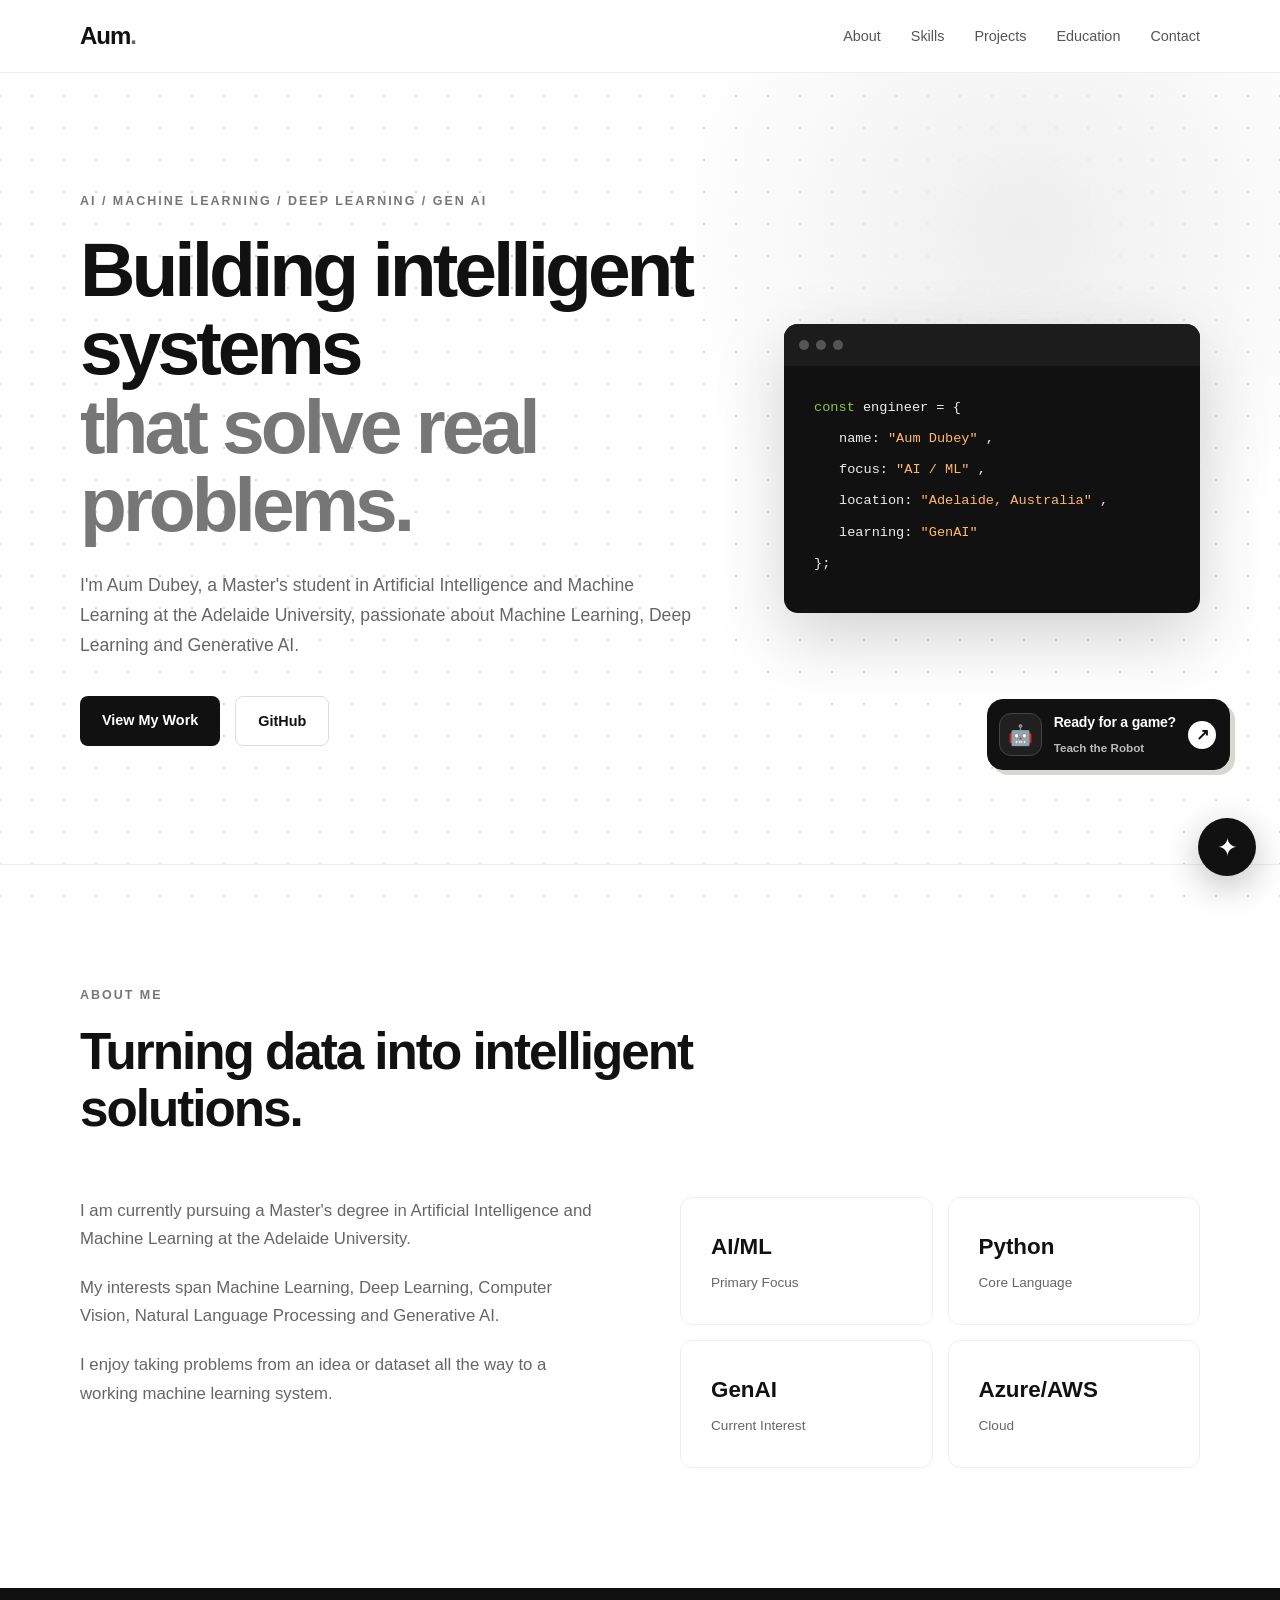
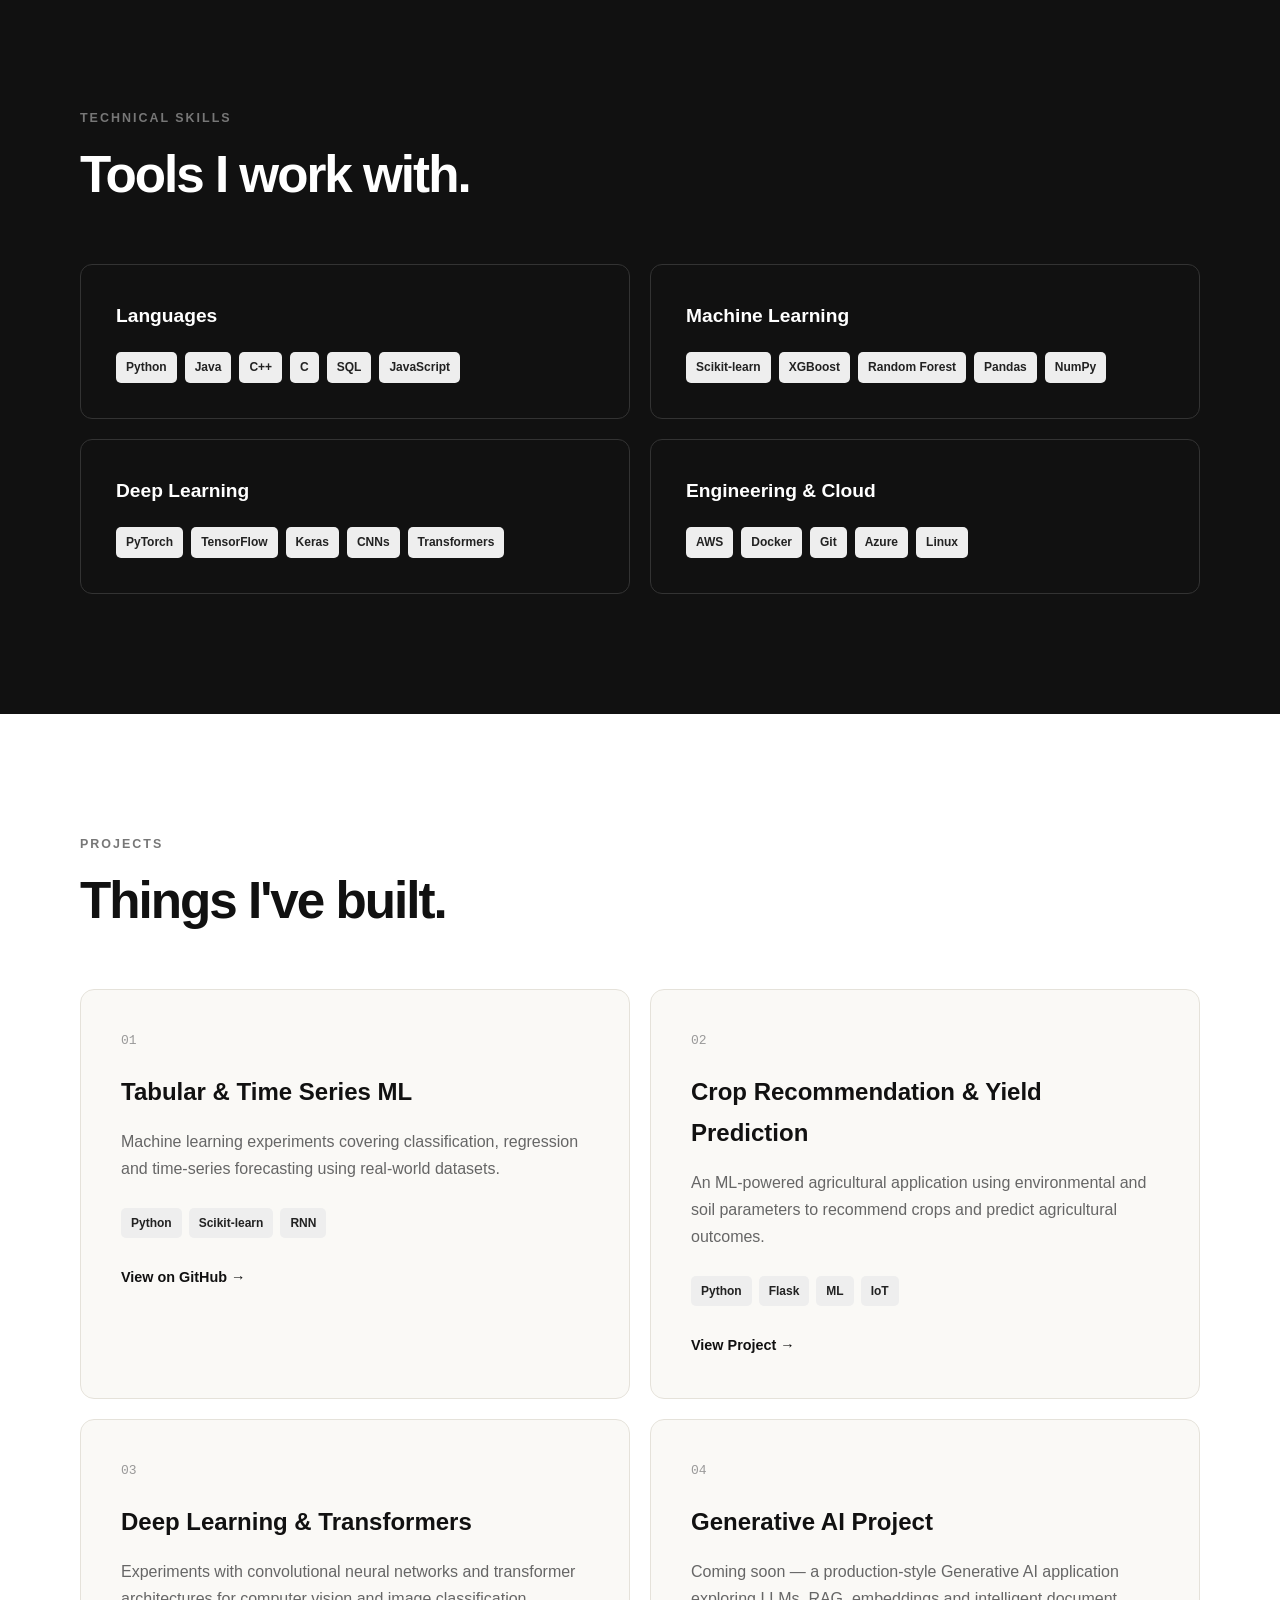
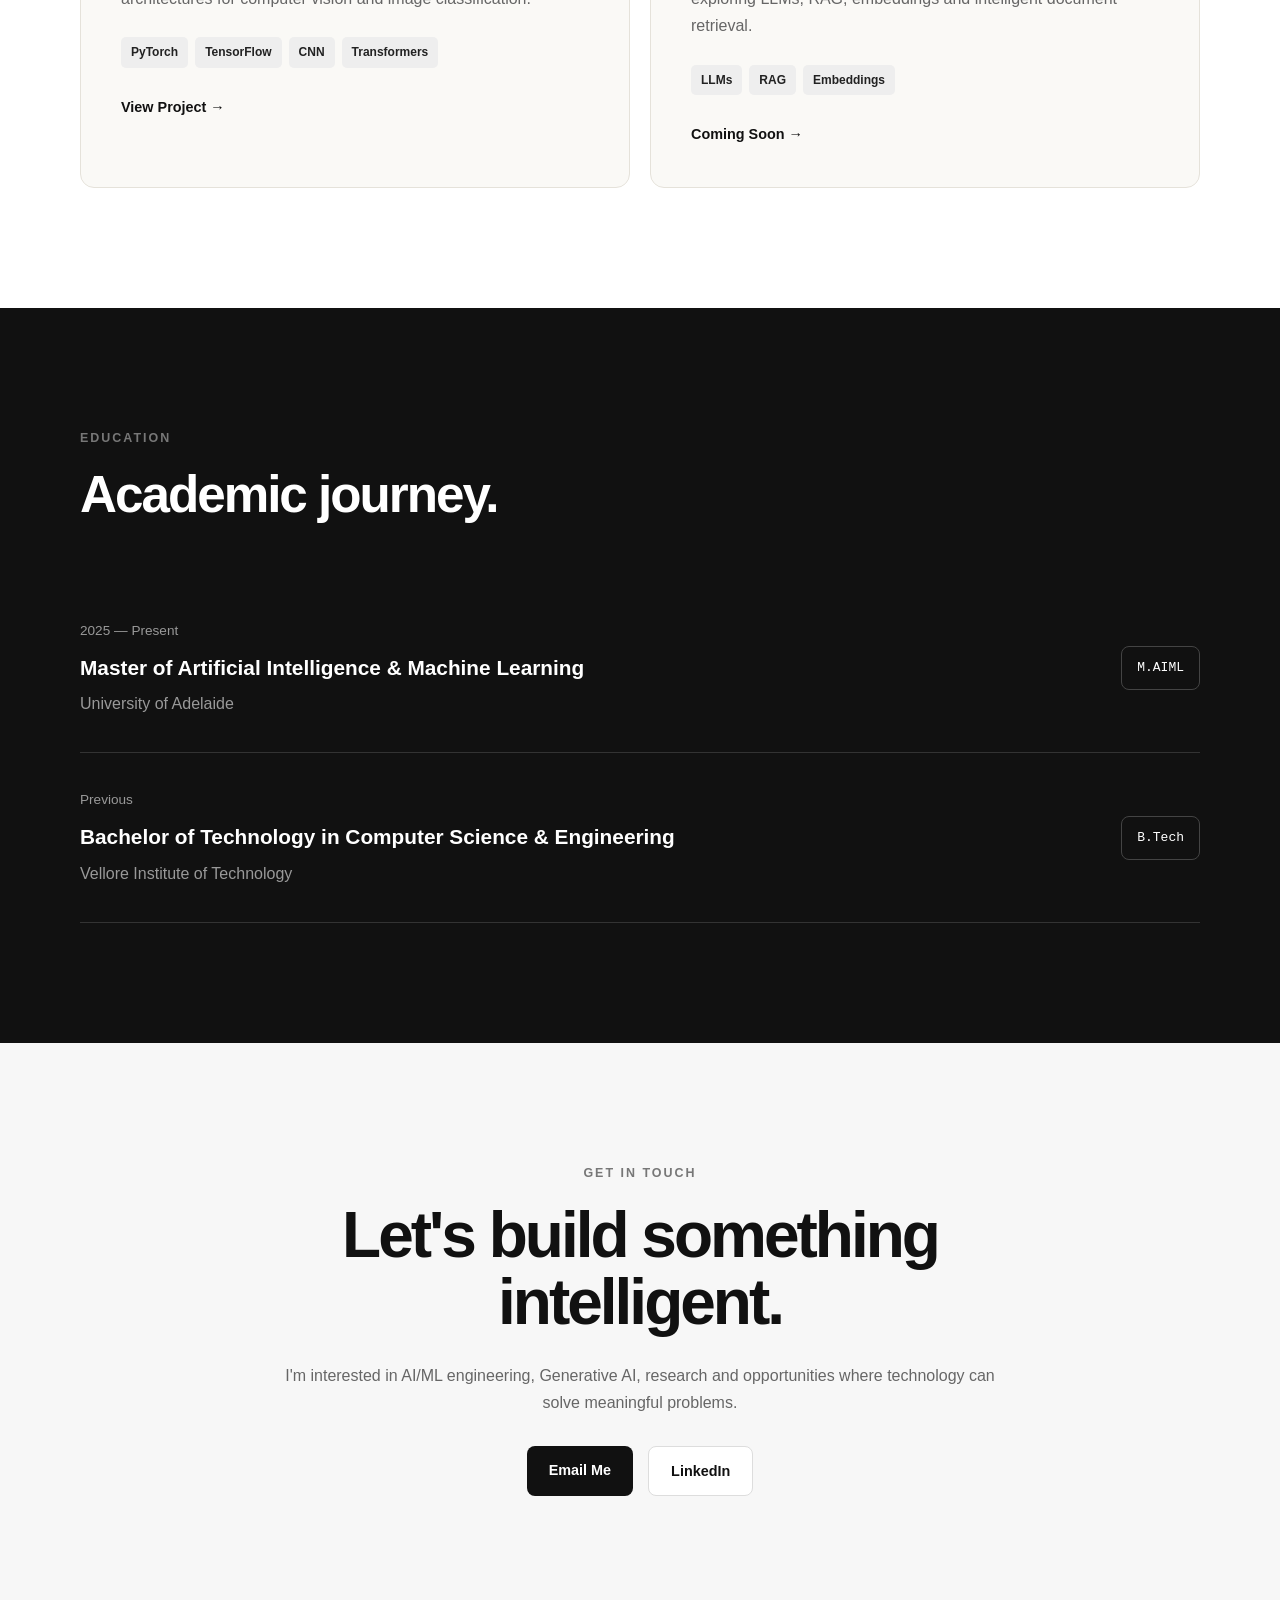
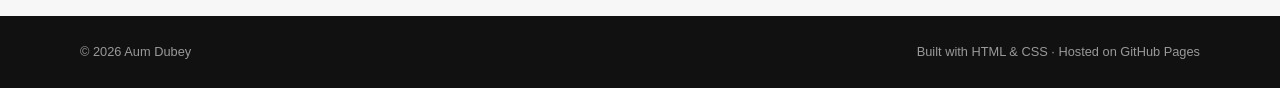
<file: index.html>
<!DOCTYPE html>
<html lang="en">
<head>
    <meta charset="UTF-8">

    <meta name="viewport"
          content="width=device-width, initial-scale=1.0">

    <meta name="description"
          content="Aum Dubey - AI and Machine Learning Engineer">

    <title>Aum Dubey | AI/ML Engineer</title>

    <link rel="stylesheet" href="style.css">
</head>

<body>

    <!-- Navigation -->
    <header class="navbar">
        <div class="container nav-container">

            <a href="#home" class="logo">
                Aum<span>.</span>
            </a>

            <nav>
                <a href="#about">About</a>
                <a href="#skills">Skills</a>
                <a href="#projects">Projects</a>
                <a href="#education">Education</a>
                <a href="#contact">Contact</a>
            </nav>

        </div>
    </header>


    <!-- Hero Section -->
    <section id="home" class="hero">
        <div class="container hero-content">

            <div class="hero-text">

                <p class="eyebrow">
                    AI / MACHINE LEARNING / DEEP LEARNING / GEN AI
                </p>

                <h1>
                    Building intelligent systems
                    <span>that solve real problems.</span>
                </h1>

                <p class="hero-description">
                    I'm Aum Dubey, a Master's student in Artificial
                    Intelligence and Machine Learning at the Adelaide University, passionate about Machine Learning,
                    Deep Learning and Generative AI.
                </p>

                <div class="hero-buttons">

                    <a href="#projects" class="btn primary">
                        View My Work
                    </a>

                    <a href="https://github.com/aum-dubey"
                       target="_blank"
                       rel="noopener"
                       class="btn secondary">
                        GitHub
                    </a>

                </div>

            </div>


            <div class="hero-card">
                <div class="terminal">

                    <div class="terminal-top">
                        <span></span>
                        <span></span>
                        <span></span>
                    </div>

                    <div class="terminal-content">

                        <p>
                            <span class="green">const</span>
                            engineer = {
                        </p>

                        <p class="indent">
                            name:
                            <span class="orange">
                                "Aum Dubey"
                            </span>,
                        </p>

                        <p class="indent">
                            focus:
                            <span class="orange">
                                "AI / ML"
                            </span>,
                        </p>

                        <p class="indent">
                            location:
                            <span class="orange">
                                "Adelaide, Australia"
                            </span>,
                        </p>

                        <p class="indent">
                            learning:
                            <span class="orange">
                                "GenAI"
                            </span>
                        </p>

                        <p>};</p>

                    </div>
                </div>
            </div>

        </div>
    </section>


    <!-- About -->
    <section id="about" class="section">
        <div class="container">

            <div class="section-heading">
                <p class="eyebrow">
                    ABOUT ME
                </p>

                <h2>
                    Turning data into intelligent solutions.
                </h2>
            </div>

            <div class="about-grid">

                <div>

                    <p>
                        I am currently pursuing a Master's degree in
                        Artificial Intelligence and Machine Learning
                        at the Adelaide University.
                    </p>

                    <p>
                        My interests span Machine Learning, Deep
                        Learning, Computer Vision, Natural Language
                        Processing and Generative AI.
                    </p>

                    <p>
                        I enjoy taking problems from an idea or
                        dataset all the way to a working machine
                        learning system.
                    </p>

                </div>


                <div class="about-stats">

                    <div class="stat">
                        <h3>AI/ML</h3>
                        <p>Primary Focus</p>
                    </div>

                    <div class="stat">
                        <h3>Python</h3>
                        <p>Core Language</p>
                    </div>

                    <div class="stat">
                        <h3>GenAI</h3>
                        <p>Current Interest</p>
                    </div>

                    <div class="stat">
                        <h3>Azure/AWS</h3>
                        <p>Cloud</p>
                    </div>

                </div>

            </div>
        </div>
    </section>


    <!-- Skills -->
    <section id="skills" class="section dark-section">
        <div class="container">

            <div class="section-heading">

                <p class="eyebrow">
                    TECHNICAL SKILLS
                </p>

                <h2>
                    Tools I work with.
                </h2>

            </div>


            <div class="skills-grid">

                <div class="skill-card">

                    <h3>Languages</h3>

                    <div class="tags">
                        <span>Python</span>
                        <span>Java</span>
                        <span>C++</span>
                        <span>C</span>
                        <span>SQL</span>
                        <span>JavaScript</span>
                    </div>

                </div>


                <div class="skill-card">

                    <h3>Machine Learning</h3>

                    <div class="tags">
                        <span>Scikit-learn</span>
                        <span>XGBoost</span>
                        <span>Random Forest</span>
                        <span>Pandas</span>
                        <span>NumPy</span>
                    </div>

                </div>


                <div class="skill-card">

                    <h3>Deep Learning</h3>

                    <div class="tags">
                        <span>PyTorch</span>
                        <span>TensorFlow</span>
                        <span>Keras</span>
                        <span>CNNs</span>
                        <span>Transformers</span>
                    </div>

                </div>


                <div class="skill-card">

                    <h3>Engineering &amp; Cloud</h3>

                    <div class="tags">
                        <span>AWS</span>
                        <span>Docker</span>
                        <span>Git</span>
                        <span>Azure</span>
                        <span>Linux</span>
                    </div>

                </div>

            </div>
        </div>
    </section>


    <!-- Projects -->
    <section id="projects" class="section">
        <div class="container">

            <div class="section-heading">

                <p class="eyebrow">
                    PROJECTS
                </p>

                <h2>
                    Things I've built.
                </h2>

            </div>


            <div class="projects-grid">

                <!-- Project 1 -->
                <article class="project-card">

                    <div class="project-number">
                        01
                    </div>

                    <h3>
                        Tabular &amp; Time Series ML
                    </h3>

                    <p>
                        Machine learning experiments covering
                        classification, regression and time-series
                        forecasting using real-world datasets.
                    </p>

                    <div class="project-tags">
                        <span>Python</span>
                        <span>Scikit-learn</span>
                        <span>RNN</span>
                    </div>

                    <a href="https://github.com/aum-dubey/tabular-timeseries-ml"
                       target="_blank"
                       rel="noopener"
                       class="project-link">
                        View on GitHub →
                    </a>

                </article>


                <!-- Project 2 -->
                <article class="project-card">

                    <div class="project-number">
                        02
                    </div>

                    <h3>
                        Crop Recommendation &amp; Yield Prediction
                    </h3>

                    <p>
                        An ML-powered agricultural application using
                        environmental and soil parameters to recommend
                        crops and predict agricultural outcomes.
                    </p>

                    <div class="project-tags">
                        <span>Python</span>
                        <span>Flask</span>
                        <span>ML</span>
                        <span>IoT</span>
                    </div>

                    <a href="https://github.com/aum-dubey"
                       target="_blank"
                       rel="noopener"
                       class="project-link">
                        View Project →
                    </a>

                </article>


                <!-- Project 3 -->
                <article class="project-card">

                    <div class="project-number">
                        03
                    </div>

                    <h3>
                        Deep Learning &amp; Transformers
                    </h3>

                    <p>
                        Experiments with convolutional neural networks
                        and transformer architectures for computer
                        vision and image classification.
                    </p>

                    <div class="project-tags">
                        <span>PyTorch</span>
                        <span>TensorFlow</span>
                        <span>CNN</span>
                        <span>Transformers</span>
                    </div>

                    <a href="https://github.com/aum-dubey"
                       target="_blank"
                       rel="noopener"
                       class="project-link">
                        View Project →
                    </a>

                </article>


                <!-- Project 4 -->
                <article class="project-card">

                    <div class="project-number">
                        04
                    </div>

                    <h3>
                        Generative AI Project
                    </h3>

                    <p>
                        Coming soon — a production-style Generative AI
                        application exploring LLMs, RAG, embeddings
                        and intelligent document retrieval.
                    </p>

                    <div class="project-tags">
                        <span>LLMs</span>
                        <span>RAG</span>
                        <span>Embeddings</span>
                    </div>

                    <a href="https://github.com/aum-dubey"
                       target="_blank"
                       rel="noopener"
                       class="project-link">
                        Coming Soon →
                    </a>

                </article>

            </div>
        </div>
    </section>


    <!-- Education -->
    <section id="education" class="section dark-section">
        <div class="container">

            <div class="section-heading">

                <p class="eyebrow">
                    EDUCATION
                </p>

                <h2>
                    Academic journey.
                </h2>

            </div>


            <div class="education-card">

                <div>

                    <p class="education-year">
                        2025 — Present
                    </p>

                    <h3>
                        Master of Artificial Intelligence
                        &amp; Machine Learning
                    </h3>

                    <p>
                        University of Adelaide
                    </p>

                </div>

                <div class="education-badge">
                    M.AIML
                </div>

            </div>


            <div class="education-card">

                <div>

                    <p class="education-year">
                        Previous
                    </p>

                    <h3>
                        Bachelor of Technology
                        in Computer Science &amp; Engineering
                    </h3>

                    <p>
                        Vellore Institute of Technology
                    </p>

                </div>

                <div class="education-badge">
                    B.Tech
                </div>

            </div>

        </div>
    </section>


    <!-- Contact -->
    <section id="contact" class="section contact-section">
        <div class="container contact-content">

            <p class="eyebrow">
                GET IN TOUCH
            </p>

            <h2>
                Let's build something intelligent.
            </h2>

            <p>
                I'm interested in AI/ML engineering, Generative AI,
                research and opportunities where technology can solve
                meaningful problems.
            </p>

            <div class="contact-buttons">

                <a href="mailto:aum.dubeyy@gmail.com"
                   class="btn primary">
                    Email Me
                </a>

                <a href="https://www.linkedin.com/in/aumdubey0604"
                   target="_blank"
                   rel="noopener"
                   class="btn secondary">
                    LinkedIn
                </a>

            </div>

        </div>
    </section>


    <!-- Footer -->
    <footer>
        <div class="container footer-content">

            <p>
                © 2026 Aum Dubey
            </p>

            <p>
                Built with HTML &amp; CSS · Hosted on GitHub Pages
            </p>

        </div>
    </footer>


    <!-- ================= ASK AUM CHATBOT ================= -->

    <style>

        /* Floating button */

        #aum-chat-button {
            position: fixed;
            right: 24px;
            bottom: 24px;

            width: 58px;
            height: 58px;

            padding: 0;
            margin: 0;

            border: 0;
            border-radius: 50%;

            background: #111;
            color: #fff;

            display: flex;
            align-items: center;
            justify-content: center;

            cursor: pointer;

            z-index: 999999;

            box-shadow: 0 10px 35px rgba(0, 0, 0, 0.25);

            transition: 0.25s ease;
        }

        #aum-chat-button:hover {
            transform: translateY(-4px) scale(1.05);
        }

        #aum-chat-button span {
            font-size: 25px;
        }


        /* Chat window */

        #aum-chat-window {
            position: fixed;

            right: 24px;
            bottom: 24px;

            width: 380px;
            height: 570px;

            background: #fff;

            border: 1px solid #e5e5e5;
            border-radius: 22px;

            overflow: hidden;

            z-index: 1000000;

            display: flex;
            flex-direction: column;

            box-shadow: 0 25px 80px rgba(0, 0, 0, 0.20);

            opacity: 0;
            visibility: hidden;

            transform: translateY(20px) scale(0.95);
            transform-origin: bottom right;

            transition:
                opacity 0.25s ease,
                transform 0.25s ease,
                visibility 0.25s ease;
        }

        #aum-chat-window.aum-chat-open {
            opacity: 1;
            visibility: visible;
            transform: translateY(0) scale(1);
        }


        /* Header */

        #aum-chat-header {
            height: 70px;
            flex-shrink: 0;

            background: #111;
            color: #fff;

            padding: 0 18px;

            display: flex;
            align-items: center;
            justify-content: space-between;
        }

        .aum-chat-profile {
            display: flex;
            align-items: center;
            gap: 11px;
        }

        .aum-chat-avatar {
            width: 40px;
            height: 40px;

            border-radius: 12px;

            background: #fff;
            color: #111;

            display: flex;
            align-items: center;
            justify-content: center;

            font-weight: 700;
        }

        .aum-chat-name {
            font-size: 15px;
            font-weight: 600;
            line-height: 1.2;
        }

        .aum-chat-status {
            margin-top: 4px;

            color: #aaa;
            font-size: 10px;

            display: flex;
            align-items: center;
            gap: 5px;
        }

        .aum-chat-status-dot {
            width: 6px;
            height: 6px;

            border-radius: 50%;
            background: #4ade80;
        }

        #aum-chat-close {
            width: 34px;
            height: 34px;

            padding: 0;

            border: 0;
            border-radius: 50%;

            background: transparent;
            color: #aaa;

            font-size: 25px;
            cursor: pointer;
        }

        #aum-chat-close:hover {
            background: rgba(255, 255, 255, 0.1);
            color: #fff;
        }


        /* Messages */

        #aum-chat-messages {
            flex: 1;
            min-height: 0;

            overflow-y: auto;
            padding: 22px 18px;

            background: #fafafa;
        }

        .aum-bot-row {
            display: flex;
            align-items: flex-start;
            gap: 9px;
            margin-bottom: 18px;
        }

        .aum-bot-icon {
            flex-shrink: 0;

            width: 30px;
            height: 30px;

            border-radius: 10px;

            background: #111;
            color: #fff;

            display: flex;
            align-items: center;
            justify-content: center;

            font-size: 13px;
        }

        .aum-bot-bubble {
            max-width: 275px;

            padding: 12px 14px;

            background: #fff;
            border: 1px solid #e5e5e5;

            border-radius: 4px 15px 15px 15px;

            color: #222;
            font-size: 13px;
            line-height: 1.55;
        }

        .aum-bot-label {
            margin-bottom: 5px;

            color: #999;

            font-size: 9px;
            font-weight: 700;

            text-transform: uppercase;
            letter-spacing: 0.7px;
        }

        .aum-bot-bubble p {
            margin: 0 0 8px;
        }

        .aum-bot-bubble p:last-child {
            margin-bottom: 0;
        }


        /* User messages */

        .aum-user-row {
            display: flex;
            justify-content: flex-end;
            margin-bottom: 18px;
        }

        .aum-user-bubble {
            max-width: 275px;

            padding: 11px 14px;

            background: #111;
            color: #fff;

            border-radius: 15px 4px 15px 15px;

            font-size: 13px;
            line-height: 1.5;
        }


        /* Suggestions */

        #aum-suggestions {
            margin-left: 39px;
            margin-bottom: 20px;

            display: flex;
            flex-direction: column;
            gap: 7px;
        }

        .aum-suggestion {
            width: 100%;

            padding: 10px 12px;

            border: 1px solid #e3e3e3;
            border-radius: 11px;

            background: #fff;
            color: #333;

            text-align: left;
            font-family: inherit;
            font-size: 11px;

            cursor: pointer;
            transition: 0.2s ease;
        }

        .aum-suggestion:hover {
            background: #f3f3f3;
            transform: translateX(2px);
        }


        /* Typing indicator */

        .aum-typing-row {
            display: flex;
            align-items: center;
            gap: 9px;
            margin-bottom: 18px;
        }

        .aum-typing {
            display: flex;
            gap: 4px;

            padding: 13px 15px;

            background: #fff;
            border: 1px solid #e5e5e5;

            border-radius: 4px 15px 15px 15px;
        }

        .aum-typing span {
            width: 5px;
            height: 5px;

            border-radius: 50%;
            background: #999;

            animation: aumTyping 1.2s infinite ease-in-out;
        }

        .aum-typing span:nth-child(2) {
            animation-delay: 0.15s;
        }

        .aum-typing span:nth-child(3) {
            animation-delay: 0.3s;
        }

        @keyframes aumTyping {
            0%, 60%, 100% {
                transform: translateY(0);
                opacity: 0.3;
            }

            30% {
                transform: translateY(-4px);
                opacity: 1;
            }
        }


        /* Input */

        #aum-chat-bottom {
            flex-shrink: 0;

            padding: 11px 13px 12px;

            background: #fff;
            border-top: 1px solid #e9e9e9;
        }

        #aum-chat-input-wrapper {
            display: flex;
            align-items: center;
            gap: 7px;

            padding: 4px 4px 4px 13px;

            border: 1px solid #ddd;
            border-radius: 16px;

            background: #fafafa;
        }

        #aum-chat-input {
            flex: 1;
            min-width: 0;

            border: 0;
            outline: 0;

            background: transparent;
            color: #111;

            font-family: inherit;
            font-size: 13px;
        }

        #aum-chat-input::placeholder {
            color: #999;
        }

        #aum-chat-send {
            width: 34px;
            height: 34px;

            flex-shrink: 0;

            border: 0;
            border-radius: 11px;

            background: #111;
            color: #fff;

            font-size: 17px;
            cursor: pointer;

            display: flex;
            align-items: center;
            justify-content: center;
        }

        #aum-chat-send:hover {
            background: #333;
        }

        .aum-chat-footer {
            margin-top: 7px;

            color: #aaa;

            text-align: center;
            font-size: 9px;
        }


        /* Mobile */

        @media (max-width: 600px) {

            #aum-chat-button {
                right: 18px;
                bottom: 18px;

                width: 55px;
                height: 55px;
            }

            #aum-chat-window {
                left: 10px;
                right: 10px;
                bottom: 10px;

                width: auto;
                height: calc(100vh - 20px);
                max-height: 680px;

                border-radius: 20px;
            }
        }

    </style>


    <!-- Floating button -->

    <div id="aum-chat-launcher">

    <div id="aum-chat-greeting">
        Hi! 👋
    </div>

    <button id="aum-chat-button"
            aria-label="Open Ask Aum AI"
            type="button">
        <span>✦</span>
    </button>

</div>


    <!-- Chat window -->

    <div id="aum-chat-window">

        <!-- Header -->

        <div id="aum-chat-header">

            <div class="aum-chat-profile">

                <div class="aum-chat-avatar">
                    A
                </div>

                <div>

                    <div class="aum-chat-name">
                        Ask Aum
                    </div>

                    <div class="aum-chat-status">
                        <span class="aum-chat-status-dot"></span>
                        AI Assistant
                    </div>

                </div>

            </div>


            <button id="aum-chat-close"
                    type="button"
                    aria-label="Close Ask Aum AI">
                ×
            </button>

        </div>


        <!-- Messages -->

        <div id="aum-chat-messages">

            <div class="aum-bot-row">

                <div class="aum-bot-icon">
                    ✦
                </div>

                <div class="aum-bot-bubble">

                    <div class="aum-bot-label">
                        Ask Aum
                    </div>

                    <p>
                        Hi! I'm Aum's AI assistant. 👋
                    </p>

                    <p>
                        Ask me about Aum's projects, technical skills,
                        education, or experience.
                    </p>

                </div>

            </div>


            <div id="aum-suggestions">

                <button class="aum-suggestion" type="button">
                    💻 What projects has Aum built?
                </button>

                <button class="aum-suggestion" type="button">
                    🧠 What are his AI/ML skills?
                </button>

                <button class="aum-suggestion" type="button">
                    🎓 Tell me about his education
                </button>

                <button class="aum-suggestion" type="button">
                    🚀 What roles is Aum targeting?
                </button>

            </div>

        </div>


        <!-- Input -->

        <div id="aum-chat-bottom">

            <div id="aum-chat-input-wrapper">

                <input
                    id="aum-chat-input"
                    type="text"
                    placeholder="Ask Aum anything..."
                    autocomplete="off"
                >

                <button id="aum-chat-send"
                        type="button"
                        aria-label="Send message">
                    ↑
                </button>

            </div>

            <div class="aum-chat-footer">
                AI assistant · Powered by Aum's portfolio
            </div>

        </div>

    </div>


    <!-- Chatbot JavaScript -->

    <script>

        const aumChatButton =
            document.getElementById("aum-chat-button");

        const aumChatWindow =
            document.getElementById("aum-chat-window");

        const aumChatClose =
            document.getElementById("aum-chat-close");

        const aumChatInput =
            document.getElementById("aum-chat-input");

        const aumChatSend =
            document.getElementById("aum-chat-send");

        const aumChatMessages =
            document.getElementById("aum-chat-messages");
        const aumChatGreeting =
            document.getElementById("aum-chat-greeting");


        function aumScrollChat() {
            aumChatMessages.scrollTo({
                top: aumChatMessages.scrollHeight,
                behavior: "smooth"
            });
        }


        function aumAddUserMessage(message) {
            const row = document.createElement("div");

            row.className = "aum-user-row";

            const bubble = document.createElement("div");

            bubble.className = "aum-user-bubble";
            bubble.textContent = message;

            row.appendChild(bubble);
            aumChatMessages.appendChild(row);

            aumScrollChat();
        }


        function aumShowTyping() {
            const row = document.createElement("div");

            row.className = "aum-typing-row";
            row.id = "aum-typing-indicator";

            row.innerHTML = `
                <div class="aum-bot-icon">✦</div>

                <div class="aum-typing">
                    <span></span>
                    <span></span>
                    <span></span>
                </div>
            `;

            aumChatMessages.appendChild(row);

            aumScrollChat();
        }


        function aumAddBotMessage(message) {
            const typing =
                document.getElementById("aum-typing-indicator");

            if (typing) {
                typing.remove();
            }

            const row = document.createElement("div");

            row.className = "aum-bot-row";

            const icon = document.createElement("div");

            icon.className = "aum-bot-icon";
            icon.textContent = "✦";

            const bubble = document.createElement("div");

            bubble.className = "aum-bot-bubble";

            const label = document.createElement("div");

            label.className = "aum-bot-label";
            label.textContent = "Ask Aum";

            const paragraph = document.createElement("p");

            paragraph.textContent = message;

            bubble.appendChild(label);
            bubble.appendChild(paragraph);

            row.appendChild(icon);
            row.appendChild(bubble);

            aumChatMessages.appendChild(row);

            aumScrollChat();
        }

        
        async function aumSendMessage() {

    const message =
        aumChatInput.value.trim();

    if (!message) {
        return;
    }

    aumAddUserMessage(message);

    aumChatInput.value = "";

    aumShowTyping();

    const apiUrl =
        "https://aum-portfolio-ai.onrender.com/api/chat";

    const maxAttempts = 3;

    try {

        let response = null;

        for (let attempt = 1; attempt <= maxAttempts; attempt++) {

            try {

                response = await fetch(
                    apiUrl,
                    {
                        method: "POST",

                        headers: {
                            "Content-Type": "application/json"
                        },

                        body: JSON.stringify({
                            question: message
                        })
                    }
                );

                if (response.ok) {
                    break;
                }

                console.warn(
                    `API attempt ${attempt} failed with status ${response.status}`
                );

            } catch (error) {

                console.warn(
                    `API attempt ${attempt} failed:`,
                    error
                );
            }

            if (attempt < maxAttempts) {

                await new Promise(
                    resolve => setTimeout(resolve, 2000)
                );
            }
        }

        if (!response || !response.ok) {
            throw new Error("API unavailable after retries.");
        }

        const data = await response.json();

        aumAddBotMessage(
            data.answer
        );

    } catch (error) {

        console.error(
            "Chatbot error:",
            error
        );

        aumAddBotMessage(
            "Aum's AI assistant is temporarily waking up. Please try again in a moment."
        );
    }
}


    
        
        function showAumGreeting() {
    if (
        aumChatWindow.classList.contains("aum-chat-open") ||
        aumChatButton.style.display === "none"
    ) {
        return;
    }

    aumChatGreeting.classList.add("show");

    setTimeout(function () {
        aumChatGreeting.classList.remove("show");
    }, 2800);
}

/* First greeting after page load */

setTimeout(function () {
    showAumGreeting();
}, 3500);

/* Show greeting at random intervals */

function scheduleAumGreeting() {
    const randomDelay =
        Math.floor(Math.random() * 7000) + 8000;

    setTimeout(function () {
        showAumGreeting();
        scheduleAumGreeting();
    }, randomDelay);
}

scheduleAumGreeting();


        aumChatButton.addEventListener("click", function () {
            aumChatWindow.classList.add("aum-chat-open");
            aumChatButton.style.display = "none";
            aumChatButton.style.display = "none";
            aumChatGreeting.classList.remove("show");
            setTimeout(function () {
                aumChatInput.focus();
            }, 250);
        });


        aumChatClose.addEventListener("click", function () {
            aumChatWindow.classList.remove("aum-chat-open");
            aumChatButton.style.display = "flex";
        });


        aumChatSend.addEventListener("click", aumSendMessage);


        aumChatInput.addEventListener("keydown", function (event) {
            if (event.key === "Enter") {
                event.preventDefault();
                aumSendMessage();
            }
        });


        document
            .querySelectorAll(".aum-suggestion")
            .forEach(function (button) {

                button.addEventListener("click", function () {
                    aumChatInput.value =
                        button.textContent.trim();

                    aumSendMessage();
                });

            });
    </script>
    <script src="script.js"></script>

<a
  href="./ai-lab/teach-the-robot/"
  class="game-float"
  aria-label="Play Teach the Robot, an AI Lab reinforcement learning game"
>
<span class="game-float-icon" aria-hidden="true">🤖</span>

<span class="game-float-content">
    <span class="game-float-title">Ready for a game?</span>
    <span class="game-float-subtitle">Teach the Robot</span>
</span>

  <span class="game-float-arrow" aria-hidden="true">↗</span>
</a>

</body>
</html>
</file>
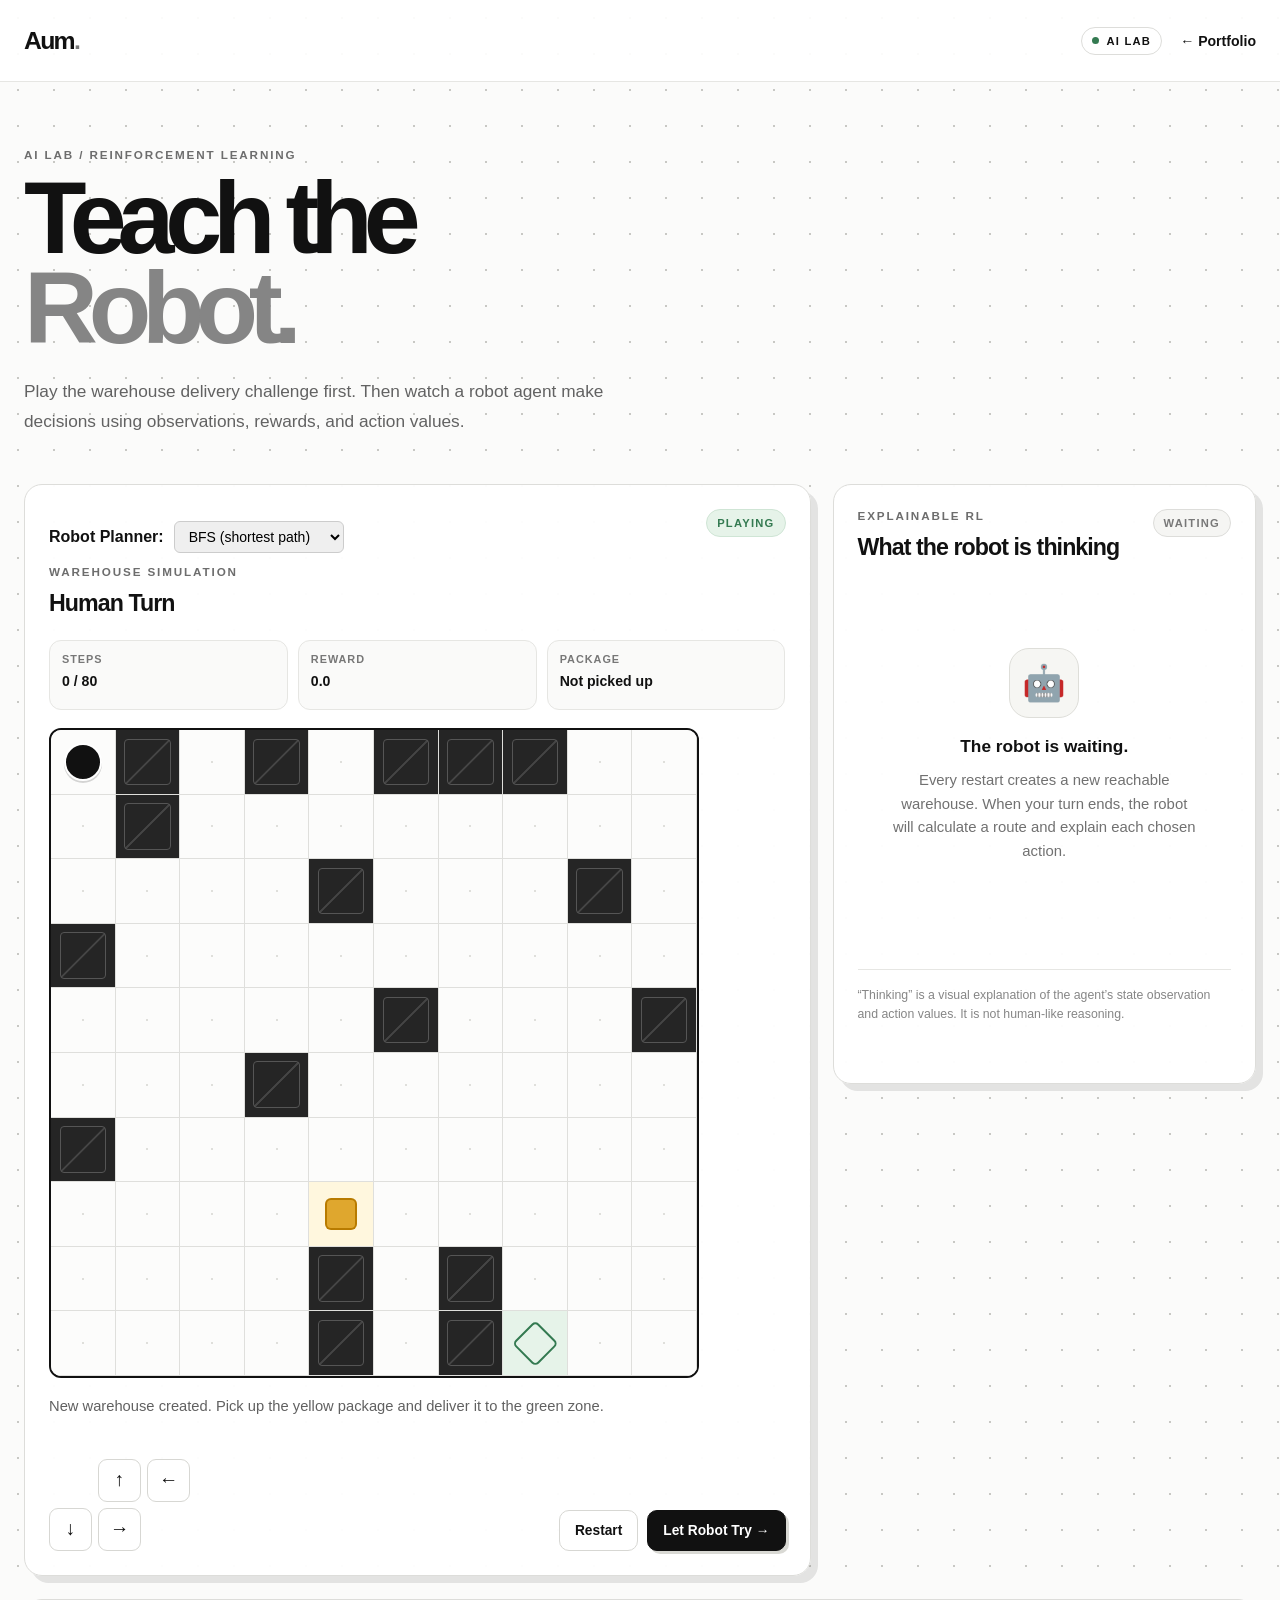
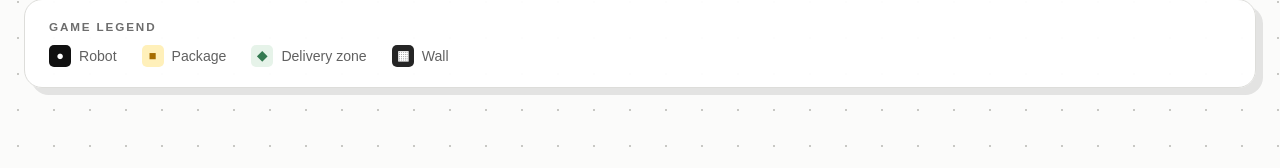
<file: ai-lab/teach-the-robot/index.html>
<!DOCTYPE html>
<html lang="en">
<head>
  <meta charset="UTF-8" />
  <meta
    name="viewport"
    content="width=device-width, initial-scale=1.0"
  />
  <meta
    name="description"
    content="Teach the Robot — a human-guided reinforcement learning experiment by Aum Dubey."
  />
  <title>Teach the Robot | Aum. AI Lab</title>

  <link rel="stylesheet" href="./styles.css" />
</head>

<body>
  <header class="topbar">
    <a class="brand" href="../../index.html" aria-label="Go to Aum portfolio home">
      Aum<span>.</span>
    </a>

    <div class="topbar-right">
      <span class="live-badge">
        <span class="live-dot"></span>
        AI LAB
      </span>

      <a class="back-link" href="../../index.html">← Portfolio</a>
    </div>
  </header>

  <main class="page-shell">
    <section class="hero">
      <p class="eyebrow">AI LAB / REINFORCEMENT LEARNING</p>

      <h1>
        Teach the<br />
        <span>Robot.</span>
      </h1>

      <p class="hero-copy">
        Play the warehouse delivery challenge first. Then watch a robot agent
        make decisions using observations, rewards, and action values.
      </p>
    </section>

    <section class="game-layout" aria-label="Teach the Robot game">
      <div class="game-card">
        <div class="card-header">
          <div>
            <p class="small-label">WAREHOUSE SIMULATION</p>
            <h2 id="game-title">Human Turn</h2>
          </div>

          <div id="game-status" class="status-pill">READY</div>
        </div>

        <div class="game-info-row">
          <div class="metric">
            <span class="metric-label">Steps</span>
            <strong id="steps-value">0 / 60</strong>
          </div>

          <div class="metric">
            <span class="metric-label">Reward</span>
            <strong id="reward-value">0.0</strong>
          </div>

          <div class="metric">
            <span class="metric-label">Package</span>
            <strong id="package-value">Not picked up</strong>
          </div>
        </div>

        <div
          id="game-board"
          class="game-board"
          role="grid"
          aria-label="Warehouse game board"
        ></div>

        <p id="instruction-text" class="instruction-text">
          Use the arrow keys or the controls below. Pick up the package, then
          carry it to the delivery zone.
        </p>

        <div class="controls-wrap">
          <div class="direction-controls" aria-label="Movement controls">
            <button class="control-button up-button" data-direction="UP" aria-label="Move up">
              ↑
            </button>

            <button class="control-button" data-direction="LEFT" aria-label="Move left">
              ←
            </button>

            <button class="control-button" data-direction="DOWN" aria-label="Move down">
              ↓
            </button>

            <button class="control-button" data-direction="RIGHT" aria-label="Move right">
              →
            </button>
          </div>

          <div class="game-actions">
            <button id="restart-button" class="secondary-button">
              Restart
            </button>

            <button id="finish-human-button" class="primary-button" disabled>
              Let Robot Try →
            </button>
          </div>
        </div>
      </div>

      <aside class="reasoning-card" aria-live="polite">
        <div class="reasoning-header">
          <div>
            <p class="small-label">EXPLAINABLE RL</p>
            <h2>What the robot is thinking</h2>
          </div>

          <span id="robot-mode-badge" class="robot-mode-badge">
            WAITING
          </span>
        </div>

        <div id="reasoning-content">
          <div class="reasoning-empty">
            <div class="robot-icon" aria-hidden="true">🤖</div>

            <h3>The robot is waiting.</h3>

            <p>
              Complete the delivery challenge. After your turn, the robot will
              inspect the warehouse state, score possible actions, and explain
              its next move.
            </p>
          </div>
        </div>

        <p class="technical-note">
          “Thinking” is a visual explanation of the agent’s state observation
          and action values. It is not human-like reasoning.
        </p>
      </aside>
    </section>

    <section class="legend-section">
      <p class="small-label">GAME LEGEND</p>

      <div class="legend">
        <div class="legend-item">
          <span class="legend-symbol robot-symbol">●</span>
          Robot
        </div>

        <div class="legend-item">
          <span class="legend-symbol package-symbol">■</span>
          Package
        </div>

        <div class="legend-item">
          <span class="legend-symbol goal-symbol">◆</span>
          Delivery zone
        </div>

        <div class="legend-item">
          <span class="legend-symbol wall-symbol">▦</span>
          Wall
        </div>
      </div>
    </section>
  </main>

  <script src="./game.js"></script>
</body>
</html>
</file>
<file: style.css>
/* =========================================
   GLOBAL
========================================= */

* {
    margin: 0;
    padding: 0;
    box-sizing: border-box;
}

html {
    scroll-behavior: smooth;
}

body {
    font-family:
        -apple-system,
        BlinkMacSystemFont,
        "Segoe UI",
        Roboto,
        Helvetica,
        Arial,
        sans-serif;

    background: #ffffff;
    color: #111111;
    line-height: 1.7;
}

a {
    text-decoration: none;
    color: inherit;
}

.container {
    width: min(1120px, 90%);
    margin: auto;
}


/* =========================================
   NAVIGATION
========================================= */

.navbar {
    position: sticky;
    top: 0;
    z-index: 1000;

    background: rgba(255, 255, 255, 0.92);

    backdrop-filter: blur(12px);

    border-bottom: 1px solid #eeeeee;
}

.nav-container {
    height: 72px;

    display: flex;
    align-items: center;
    justify-content: space-between;
}

.logo {
    font-size: 1.5rem;
    font-weight: 800;
    letter-spacing: -1px;
}

.logo span {
    color: #666666;
}

nav {
    display: flex;
    gap: 30px;
}

nav a {
    font-size: 0.9rem;
    font-weight: 500;
    color: #555555;

    transition: 0.2s ease;
}

nav a:hover {
    color: #000000;
}


/* =========================================
   HERO
========================================= */

.hero {
    min-height: 88vh;

    display: flex;
    align-items: center;

    background:
        radial-gradient(
            circle at 80% 20%,
            #eeeeee 0,
            transparent 30%
        );

    border-bottom: 1px solid #eeeeee;
}

.hero-content {
    display: grid;

    grid-template-columns:
        1.2fr
        0.8fr;

    gap: 80px;

    align-items: center;
}

.eyebrow {
    font-size: 0.78rem;

    font-weight: 700;

    letter-spacing: 2px;

    color: #777777;

    margin-bottom: 18px;
}

.hero h1 {
    font-size: clamp(3rem, 6vw, 5.5rem);

    line-height: 1.02;

    letter-spacing: -4px;

    max-width: 800px;
}

.hero h1 span {
    display: block;
    color: #777777;
}

.hero-description {
    max-width: 650px;

    margin-top: 28px;

    font-size: 1.1rem;

    color: #666666;
}

.hero-buttons {
    display: flex;

    gap: 15px;

    margin-top: 35px;
}


/* =========================================
   BUTTONS
========================================= */

.btn {
    display: inline-block;

    padding: 12px 22px;

    border-radius: 8px;

    font-size: 0.9rem;

    font-weight: 600;

    transition: 0.25s ease;
}

.btn.primary {
    background: #111111;
    color: #ffffff;
}

.btn.primary:hover {
    transform: translateY(-2px);
    background: #333333;
}

.btn.secondary {
    border: 1px solid #dddddd;
    background: #ffffff;
}

.btn.secondary:hover {
    transform: translateY(-2px);
    border-color: #999999;
}

.ai-lab-button {
  display: inline-flex;
  align-items: center;
  gap: 9px;
  margin-left: 10px;
  padding: 14px 18px;
  border: 1px solid #111;
  border-radius: 10px;
  color: #ffffff;
  background: #111111;
  box-shadow: 4px 4px 0 #d8d8d2;
  font-weight: 700;
  text-decoration: none;
}

.ai-lab-button:hover {
  transform: translate(-2px, -2px);
  box-shadow: 6px 6px 0 #d8d8d2;
}

/* =========================================
   TERMINAL CARD
========================================= */

.hero-card {
    display: flex;
    justify-content: center;
}

.terminal {
    width: 100%;

    max-width: 450px;

    background: #111111;

    border-radius: 14px;

    overflow: hidden;

    box-shadow:
        0 25px 70px rgba(0, 0, 0, 0.18);
}

.terminal-top {
    height: 42px;

    display: flex;

    align-items: center;

    gap: 7px;

    padding-left: 15px;

    background: #1c1c1c;
}

.terminal-top span {
    width: 10px;
    height: 10px;

    border-radius: 50%;

    background: #555555;
}

.terminal-content {
    padding: 30px;

    font-family: "Courier New", monospace;

    font-size: 0.85rem;

    color: #eeeeee;
}

.terminal-content p {
    margin-bottom: 8px;
}

.indent {
    padding-left: 25px;
}

.green {
    color: #8bc34a;
}

.orange {
    color: #ffb86c;
}


/* =========================================
   SECTIONS
========================================= */

.section {
    padding: 120px 0;
}

.dark-section {
    background: #111111;

    color: #ffffff;
}

.section-heading {
    max-width: 700px;

    margin-bottom: 60px;
}

.section-heading h2 {
    font-size: clamp(2.2rem, 4vw, 3.8rem);

    line-height: 1.1;

    letter-spacing: -2px;
}


/* =========================================
   ABOUT
========================================= */

.about-grid {
    display: grid;

    grid-template-columns:
        1fr
        1fr;

    gap: 80px;

    align-items: start;
}

.about-grid p {
    color: #666666;

    margin-bottom: 20px;

    font-size: 1.05rem;
}

.about-stats {
    display: grid;

    grid-template-columns:
        1fr
        1fr;

    gap: 15px;
}

.stat {
    padding: 30px;

    border: 1px solid #eeeeee;

    border-radius: 12px;
}

.stat h3 {
    font-size: 1.4rem;

    margin-bottom: 5px;
}

.stat p {
    margin: 0;
    font-size: 0.85rem;
}


/* =========================================
   SKILLS
========================================= */

.skills-grid {
    display: grid;

    grid-template-columns:
        1fr
        1fr;

    gap: 20px;
}

.skill-card {
    padding: 35px;

    border: 1px solid #333333;

    border-radius: 12px;
}

.skill-card h3 {
    margin-bottom: 20px;

    font-size: 1.2rem;
}

.tags {
    display: flex;

    flex-wrap: wrap;

    gap: 8px;
}

.tags span,
.project-tags span {
    padding: 5px 10px;

    border-radius: 5px;

    background: #eeeeee;

    color: #222222;

    font-size: 0.75rem;

    font-weight: 600;
}


/* =========================================
   PROJECTS
========================================= */

.projects-grid {
    display: grid;

    grid-template-columns:
        1fr
        1fr;

    gap: 20px;
}

.project-card {
    padding: 40px;

    background-color: #faf9f6  !important; /* covers dots inside the card */

    border: 1px solid #e5e2da;

    border-radius: 14px;

    transition: 0.25s ease;
}

.project-card:hover {
    transform: translateY(-5px);

    box-shadow:
        0 20px 50px rgba(0, 0, 0, 0.08);
}

.project-number {
    font-family: monospace;

    color: #999999;

    margin-bottom: 20px;
}

.project-card h3 {
    font-size: 1.5rem;

    margin-bottom: 15px;
}

.project-card p {
    color: #666666;

    margin-bottom: 25px;
}

.project-tags {
    display: flex;

    flex-wrap: wrap;

    gap: 7px;

    margin-bottom: 25px;
}

.project-link {
    font-size: 0.9rem;

    font-weight: 700;
}

.project-link:hover {
    text-decoration: underline;
}


/* =========================================
   EDUCATION
========================================= */

.education-card {
    display: flex;

    justify-content: space-between;

    align-items: center;

    padding: 35px 0;

    border-bottom: 1px solid #333333;
}

.education-year {
    color: #999999;

    font-size: 0.85rem;

    margin-bottom: 8px;
}

.education-card h3 {
    font-size: 1.3rem;

    margin-bottom: 5px;
}

.education-card p:last-child {
    color: #999999;
}

.education-badge {
    padding: 10px 15px;

    border: 1px solid #444444;

    border-radius: 8px;

    font-family: monospace;
}


/* =========================================
   CONTACT
========================================= */

.contact-section {
    text-align: center;

    background: #f7f7f7;
}

.contact-content {
    max-width: 750px;
}

.contact-content h2 {
    font-size: clamp(2.5rem, 5vw, 4.5rem);

    line-height: 1.05;

    letter-spacing: -3px;

    margin-bottom: 25px;
}

.contact-content > p:not(.eyebrow) {
    color: #666666;

    margin-bottom: 30px;
}

.contact-buttons {
    display: flex;

    justify-content: center;

    gap: 15px;
}

/* Floating AI Lab game launcher */
.game-float {
  position: fixed;
  right: 50px;
  bottom: 130px;
  z-index: 999;

  display: inline-flex;
  align-items: center;
  gap: 12px;

  min-width: 238px;
  padding: 11px 13px 11px 11px;

  border: 1px solid #111111;
  border-radius: 16px;

  color: #ffffff;
  background: #111111;
  box-shadow: 5px 5px 0 #d8d8d2;

  text-decoration: none;
}

.game-float-icon {
  display: grid;
  width: 43px;
  height: 43px;
  flex: 0 0 43px;
  place-items: center;

  border: 1px solid #454545;
  border-radius: 12px;
  background: #202020;

  font-size: 1.25rem;
}

.game-float-content {
  display: flex;
  min-width: 0;
  flex: 1;
  flex-direction: column;
  gap: 3px;
}

.game-float-title {
  color: #ffffff;
  font-size: 0.88rem;
  font-weight: 800;
  letter-spacing: -0.015em;
}

.game-float-subtitle {
  color: #bababa;
  font-size: 0.73rem;
  font-weight: 600;
}

.game-float-arrow {
  display: grid;
  width: 28px;
  height: 28px;
  flex: 0 0 28px;
  place-items: center;

  border-radius: 50%;
  color: #111111;
  background: #ffffff;

  font-size: 1rem;
  font-weight: 800;
}

/* Visible keyboard accessibility */
.game-float:focus-visible {
  outline: 3px solid #7bb7ff;
  outline-offset: 4px;
}

/* Desktop hover effect */
@media (hover: hover) and (pointer: fine) {
  .game-float:hover {
    transform: translate(-3px, -3px);
    box-shadow: 8px 8px 0 #d8d8d2;
  }

  .game-float:hover .game-float-arrow {
    transform: rotate(45deg);
  }

  .game-float:hover .game-float-icon {
    border-color: #777777;
  }
}

/* Phone layout */
@media (max-width: 600px) {
  .game-float {
    right: 16px;
    bottom: 16px;

    min-width: 0;
    padding: 10px 12px 10px 10px;
    border-radius: 14px;
  }

  .game-float-icon {
    width: 39px;
    height: 39px;
    flex-basis: 39px;
    border-radius: 10px;
    font-size: 1.12rem;
  }

  .game-float-title {
    font-size: 0.81rem;
  }

  .game-float-subtitle {
    font-size: 0.68rem;
  }

  .game-float-arrow {
    display: none;
  }
}


/* Animate only when the visitor has not requested reduced motion */
@media (prefers-reduced-motion: no-preference) {
  .game-float,
  .game-float-arrow,
  .game-float-icon {
    transition:
      transform 180ms ease,
      box-shadow 180ms ease,
      border-color 180ms ease;
  }

  .game-float-icon {
    animation: game-float-pulse 2.8s ease-in-out infinite;
  }
}

@keyframes game-float-pulse {
  0%,
  100% {
    transform: scale(1);
  }

  50% {
    transform: scale(1.07);
  }
}


/* =========================================
   FOOTER
========================================= */

footer {
    background: #111111;

    color: #999999;

    padding: 25px 0;
}

.footer-content {
    display: flex;

    justify-content: space-between;

    gap: 20px;

    font-size: 0.8rem;
}


/* =========================================
   RESPONSIVE DESIGN
========================================= */

@media (max-width: 800px) {

    nav {
        display: none;
    }

    .hero {
        padding: 80px 0;
    }

    .hero-content {
        grid-template-columns: 1fr;

        gap: 50px;
    }

    .hero h1 {
        letter-spacing: -2px;
    }

    .about-grid {
        grid-template-columns: 1fr;

        gap: 40px;
    }

    .skills-grid {
        grid-template-columns: 1fr;
    }

    .projects-grid {
        grid-template-columns: 1fr;
    }

    .section {
        padding: 80px 0;
    }

    .education-card {
        align-items: flex-start;

        gap: 20px;
    }

    .footer-content {
        flex-direction: column;
    }
}


@media (max-width: 500px) {

    .hero-buttons {
        flex-direction: column;
    }

    .btn {
        text-align: center;
    }

    .about-stats {
        grid-template-columns: 1fr;
    }

    .contact-buttons {
        flex-direction: column;
    }

    .education-badge {
        display: none;
    }
}
/* =========================================
   ASK AUM CHATBOT
========================================= */

#aum-chat-button {
    position: fixed !important;
    right: 24px !important;
    bottom: 24px !important;

    width: 58px;
    height: 58px;

    display: flex;
    align-items: center;
    justify-content: center;

    border: 0;
    border-radius: 50%;

    background: #111111;
    color: #ffffff;

    cursor: pointer;

    z-index: 999999 !important;

    box-shadow: 0 10px 35px rgba(0, 0, 0, 0.25);

    transition: transform 0.25s ease,
                background 0.25s ease;
}

#aum-chat-button:hover {
    transform: translateY(-4px) scale(1.05);
    background: #333333;
}

#aum-chat-button span {
    font-size: 25px;
    line-height: 1;
}

/* =========================================
   FLOATING ASK AUM LAUNCHER
========================================= */

#aum-chat-launcher {
    position: fixed;

    right: 24px;
    bottom: 24px;

    z-index: 999999;

    display: flex;
    align-items: center;
    gap: 10px;

    animation: aumCornerFloat 7s ease-in-out infinite;
}

/* Floating chatbot button */

#aum-chat-button {
    position: relative;

    width: 58px;
    height: 58px;

    padding: 0;
    margin: 0;

    border: 0;
    border-radius: 50%;

    background: #111111;
    color: #ffffff;

    display: flex;
    align-items: center;
    justify-content: center;

    cursor: pointer;

    box-shadow:
        0 10px 35px rgba(0, 0, 0, 0.25);

    transition:
        transform 0.25s ease,
        background 0.25s ease;
}

#aum-chat-button:hover {
    background: #333333;
    transform: scale(1.08);
}

#aum-chat-button span {
    font-size: 25px;
    line-height: 1;

    animation: aumSparkle 2s ease-in-out infinite;
}

/* Small greeting bubble */

#aum-chat-greeting {
    padding: 8px 13px;

    border: 1px solid #e5e5e5;
    border-radius: 14px 14px 4px 14px;

    background: #ffffff;
    color: #222222;

    font-size: 12px;
    font-weight: 600;

    box-shadow:
        0 8px 25px rgba(0, 0, 0, 0.12);

    opacity: 0;
    visibility: hidden;

    transform: translateY(8px) scale(0.9);
    transform-origin: right center;

    transition:
        opacity 0.3s ease,
        transform 0.3s ease,
        visibility 0.3s ease;
}

/* Show greeting briefly */

#aum-chat-greeting.show {
    opacity: 1;
    visibility: visible;
    transform: translateY(0) scale(1);
}

/* Gentle movement around the corner */

@keyframes aumCornerFloat {

    0% {
        transform: translate(0, 0) rotate(0deg);
    }

    20% {
        transform: translate(-4px, -6px) rotate(-1deg);
    }

    40% {
        transform: translate(3px, -10px) rotate(1deg);
    }

    60% {
        transform: translate(-3px, -5px) rotate(0deg);
    }

    80% {
        transform: translate(2px, -8px) rotate(1deg);
    }

    100% {
        transform: translate(0, 0) rotate(0deg);
    }
}

/* Sparkle animation */

@keyframes aumSparkle {

    0%,
    100% {
        transform: rotate(0deg) scale(1);
        opacity: 1;
    }

    50% {
        transform: rotate(15deg) scale(1.15);
        opacity: 0.75;
    }
}

/* Mobile */

@media (max-width: 600px) {

    #aum-chat-launcher {
        right: 18px;
        bottom: 18px;
    }

    #aum-chat-button {
        width: 55px;
        height: 55px;
    }

    #aum-chat-greeting {
        font-size: 11px;
        padding: 7px 10px;
    }
}

/* Accessibility */

@media (prefers-reduced-motion: reduce) {

    #aum-chat-launcher,
    #aum-chat-button span {
        animation: none;
    }
}

/* =========================================
   INTERACTIVE DOT FIELD
========================================= */

#dot-field {
    position: fixed !important;

    top: 0 !important;
    left: 0 !important;

    width: 100vw !important;
    height: 100vh !important;

    margin: 0 !important;
    padding: 0 !important;

    pointer-events: none !important;

    z-index: 0 !important;
}

/* Website stays above the dots */

.navbar,
.hero,
.section,
footer {
    position: relative;
    z-index: 1;
}

#aum-chat-launcher,
#aum-chat-window {
    z-index: 999999 !important;
}

html,
body {
    overflow-x: hidden;
}

/* Disable on mobile */

@media (hover: none) and (pointer: coarse) {
    #dot-field {
        display: none !important;
    }
}




/* Phone layout */
@media screen and (max-width: 600px) {
  .game-float {
    right: 14px !important;
    bottom: 88px !important;
    min-width: 205px;
  }

  .game-float-arrow {
    display: none;
  }
}
@media (max-width: 600px) {
  .game-float {
    right: 16px;
    bottom: 88px;
    min-width: 0;
  }
}
</file>
<file: ai-lab/teach-the-robot/styles.css>
:root {
  --ink: #111111;
  --muted: #747474;
  --line: #ddddda;
  --paper: #fbfbfa;
  --surface: #ffffff;
  --soft: #f2f2ef;
  --green: #347a51;
  --green-soft: #e6f3e9;
  --yellow: #dfa72e;
  --red: #bc4a4a;
  --blue: #4778b8;
  --shadow: 7px 7px 0 rgba(17, 17, 17, 0.1);
}

* {
  box-sizing: border-box;
}

html {
  min-height: 100%;
  background: var(--paper);
}

body {
  min-width: 320px;
  min-height: 100vh;
  margin: 0;
  color: var(--ink);
  background-color: var(--paper);
  background-image: radial-gradient(#c8c8c4 1px, transparent 1px);
  background-size: 36px 36px;
  font-family: Arial, Helvetica, sans-serif;
}

button,
a {
  font: inherit;
}

button {
  cursor: pointer;
}

.topbar {
  display: flex;
  align-items: center;
  justify-content: space-between;
  min-height: 82px;
  padding: 0 max(24px, calc((100vw - 1280px) / 2));
  border-bottom: 1px solid #e6e6e3;
  background: rgba(255, 255, 255, 0.92);
}

.human-path {
  background-color: rgba(251, 191, 36, 0.55) !important; /* strong yellow */
}

.robot-path {
  background-color: rgba(59, 130, 246, 0.50) !important; /* strong blue */
}

.both-paths {
  background-color: rgba(16, 185, 129, 0.65) !important; /* strong green */
  box-shadow: inset 0 0 0 2px rgba(5, 150, 105, 0.6);
}

.brand {
  color: var(--ink);
  font-size: 1.55rem;
  font-weight: 800;
  letter-spacing: -0.07em;
  text-decoration: none;
}

.brand span {
  color: #787878;
}

.topbar-right {
  display: flex;
  align-items: center;
  gap: 18px;
}

.live-badge,
.status-pill,
.robot-mode-badge {
  display: inline-flex;
  align-items: center;
  gap: 7px;
  border: 1px solid var(--line);
  border-radius: 999px;
  padding: 7px 10px;
  background: var(--surface);
  font-size: 0.7rem;
  font-weight: 800;
  letter-spacing: 0.11em;
}

.live-dot {
  width: 7px;
  height: 7px;
  border-radius: 50%;
  background: var(--green);
}

.back-link {
  color: var(--ink);
  font-size: 0.88rem;
  font-weight: 700;
  text-decoration: none;
}

.back-link:hover {
  text-decoration: underline;
}

.page-shell {
  width: min(1280px, calc(100% - 48px));
  margin: 0 auto;
  padding: 66px 0 80px;
}

.hero {
  width: min(670px, 100%);
  margin-bottom: 48px;
}

.eyebrow,
.small-label {
  margin: 0 0 12px;
  color: #6d6d6d;
  font-size: 0.73rem;
  font-weight: 800;
  letter-spacing: 0.16em;
}

.hero h1 {
  margin: 0;
  color: var(--ink);
  font-size: clamp(3.5rem, 8vw, 6.5rem);
  font-weight: 900;
  letter-spacing: -0.09em;
  line-height: 0.88;
}

.hero h1 span {
  color: #858585;
}

.hero-copy {
  max-width: 620px;
  margin: 24px 0 0;
  color: #626262;
  font-size: 1.08rem;
  line-height: 1.7;
}

.game-layout {
  display: grid;
  grid-template-columns: minmax(0, 1.3fr) minmax(330px, 0.7fr);
  gap: 22px;
  align-items: start;
}

.game-card,
.reasoning-card,
.legend-section {
  border: 1px solid var(--line);
  border-radius: 18px;
  background: rgba(255, 255, 255, 0.96);
  box-shadow: var(--shadow);
}

.game-card {
  padding: 24px;
}

.card-header,
.reasoning-header {
  display: flex;
  align-items: flex-start;
  justify-content: space-between;
  gap: 15px;
}

.card-header h2,
.reasoning-header h2 {
  margin: 0;
  font-size: 1.45rem;
  letter-spacing: -0.04em;
}

.status-pill {
  color: var(--green);
  border-color: #cfe5d5;
  background: var(--green-soft);
}

.game-info-row {
  display: grid;
  grid-template-columns: repeat(3, 1fr);
  gap: 10px;
  margin: 23px 0 18px;
}

.metric {
  min-height: 70px;
  padding: 12px;
  border: 1px solid #e6e6e3;
  border-radius: 12px;
  background: #fafaf9;
}

.metric-label {
  display: block;
  margin-bottom: 7px;
  color: #777777;
  font-size: 0.68rem;
  font-weight: 800;
  letter-spacing: 0.09em;
  text-transform: uppercase;
}

.metric strong {
  font-size: 0.88rem;
}

.game-board {
  display: grid;
  grid-template-columns: repeat(10, 1fr);
  width: min(100%, 650px);
  aspect-ratio: 1;
  overflow: hidden;
  border: 2px solid var(--ink);
  border-radius: 12px;
  background: #f6f6f3;
}

.cell {
  position: relative;
  display: grid;
  min-width: 0;
  min-height: 0;
  place-items: center;
  border-right: 1px solid #dfdfdc;
  border-bottom: 1px solid #dfdfdc;
  background: #fcfcfb;
}

.cell::after {
  content: "";
  position: absolute;
  width: 2px;
  height: 2px;
  border-radius: 50%;
  background: #d6d6d1;
}

.cell.wall {
  background: #252525;
}

.cell.wall::after {
  width: 70%;
  height: 70%;
  border: 1px solid #555555;
  border-radius: 4px;
  background:
    linear-gradient(135deg, transparent 48%, #454545 49%, #454545 51%, transparent 52%);
}

.cell.goal {
  background: var(--green-soft);
}

.cell.goal::after {
  width: 45%;
  height: 45%;
  border: 2px solid var(--green);
  border-radius: 5px;
  background: transparent;
  transform: rotate(45deg);
}

.cell.package {
  background: #fff7de;
}

.cell.package::after {
  width: 44%;
  height: 44%;
  border-radius: 4px;
  background: var(--yellow);
  box-shadow: 0 0 0 2px #b87b00;
}

.cell.robot::before {
  content: "";
  position: absolute;
  z-index: 3;
  width: 54%;
  height: 54%;
  border: 2px solid #ffffff;
  border-radius: 50%;
  background: var(--ink);
  box-shadow: 0 2px 0 rgba(0, 0, 0, 0.16);
}

.cell.robot.carrying::before {
  background: #2f5b88;
  box-shadow:
    0 2px 0 rgba(0, 0, 0, 0.16),
    8px -8px 0 -3px var(--yellow);
}

.instruction-text {
  min-height: 50px;
  margin: 17px 0 14px;
  color: #616161;
  font-size: 0.92rem;
  line-height: 1.55;
}

.controls-wrap {
  display: flex;
  align-items: flex-end;
  justify-content: space-between;
  gap: 20px;
}

.direction-controls {
  display: grid;
  grid-template-columns: repeat(3, 43px);
  grid-template-rows: repeat(2, 43px);
  gap: 6px;
}

.control-button {
  border: 1px solid #d7d7d3;
  border-radius: 9px;
  color: var(--ink);
  background: var(--surface);
  font-size: 1.2rem;
  font-weight: 800;
}

.control-button:hover:not(:disabled) {
  border-color: var(--ink);
  background: var(--soft);
}

.control-button:disabled {
  cursor: not-allowed;
  opacity: 0.45;
}

.up-button {
  grid-column: 2;
}

.game-actions {
  display: flex;
  flex-wrap: wrap;
  justify-content: flex-end;
  gap: 9px;
}

.primary-button,
.secondary-button {
  border-radius: 10px;
  padding: 12px 15px;
  font-size: 0.86rem;
  font-weight: 800;
}

.primary-button {
  border: 1px solid var(--ink);
  color: #ffffff;
  background: var(--ink);
  box-shadow: 3px 3px 0 #d9d9d4;
}

.primary-button:hover:not(:disabled) {
  transform: translate(-1px, -1px);
  box-shadow: 5px 5px 0 #d9d9d4;
}

.primary-button:disabled {
  cursor: not-allowed;
  opacity: 0.42;
}

.secondary-button {
  border: 1px solid #d7d7d3;
  color: var(--ink);
  background: var(--surface);
}

.secondary-button:hover {
  border-color: var(--ink);
}

.reasoning-card {
  min-height: 600px;
  padding: 24px;
}

.robot-mode-badge {
  color: #787878;
  background: #f5f5f3;
}

.reasoning-empty {
  display: flex;
  min-height: 390px;
  padding: 26px 8px;
  flex-direction: column;
  align-items: center;
  justify-content: center;
  text-align: center;
}

.robot-icon {
  display: grid;
  width: 70px;
  height: 70px;
  margin-bottom: 18px;
  place-items: center;
  border: 1px solid #deded9;
  border-radius: 20px;
  background: #f6f6f3;
  font-size: 2.2rem;
}

.reasoning-empty h3 {
  margin: 0;
  font-size: 1.08rem;
}

.reasoning-empty p {
  max-width: 310px;
  margin: 12px 0 0;
  color: #717171;
  font-size: 0.93rem;
  line-height: 1.6;
}

.reasoning-grid {
  display: grid;
  gap: 18px;
  margin-top: 28px;
}

.reasoning-section {
  padding-bottom: 18px;
  border-bottom: 1px solid #e6e6e3;
}

.reasoning-section:last-child {
  border-bottom: 0;
}

.reasoning-section h3 {
  margin: 0 0 10px;
  font-size: 0.82rem;
  letter-spacing: 0.02em;
  text-transform: uppercase;
}

.reasoning-section ul {
  display: grid;
  gap: 7px;
  margin: 0;
  padding: 0;
  list-style: none;
}

.reasoning-section li {
  color: #606060;
  font-size: 0.9rem;
  line-height: 1.4;
}

.action-list {
  display: grid;
  gap: 8px;
}

.action-row {
  display: grid;
  grid-template-columns: 1fr auto;
  align-items: center;
  gap: 8px;
  padding: 10px;
  border: 1px solid #e3e3df;
  border-radius: 9px;
  color: #696969;
  background: #fafaf9;
  font-size: 0.88rem;
}

.action-row.selected {
  border-color: #aad0b4;
  color: #1d5e36;
  background: var(--green-soft);
  font-weight: 800;
}

.action-value {
  font-family: "Courier New", Courier, monospace;
  font-size: 0.82rem;
}

.decision-copy {
  margin: 0;
  color: #4f4f4f;
  font-size: 0.93rem;
  line-height: 1.6;
}

.countdown-box {
  padding: 14px;
  border: 1px solid #cfe5d5;
  border-radius: 11px;
  background: var(--green-soft);
}

.countdown-label {
  display: block;
  color: #347a51;
  font-size: 0.7rem;
  font-weight: 800;
  letter-spacing: 0.1em;
}

.countdown-value {
  display: block;
  margin-top: 5px;
  color: #1d5e36;
  font-size: 1.8rem;
  font-weight: 900;
  letter-spacing: -0.06em;
}

.technical-note {
  margin: 18px 0 0;
  padding-top: 16px;
  border-top: 1px solid #e6e6e3;
  color: #868686;
  font-size: 0.77rem;
  line-height: 1.55;
}

.legend-section {
  margin-top: 23px;
  padding: 20px 24px;
}

.legend {
  display: flex;
  flex-wrap: wrap;
  gap: 15px 25px;
}

.legend-item {
  display: inline-flex;
  align-items: center;
  gap: 8px;
  color: #616161;
  font-size: 0.88rem;
}

.legend-symbol {
  display: inline-grid;
  width: 22px;
  height: 22px;
  place-items: center;
  border-radius: 5px;
  font-size: 0.8rem;
  font-weight: 900;
}

.robot-symbol {
  color: #ffffff;
  background: var(--ink);
}

.package-symbol {
  color: #a66d00;
  background: #fff0ba;
}

.goal-symbol {
  color: var(--green);
  background: var(--green-soft);
}

.wall-symbol {
  color: #ffffff;
  background: #252525;
}

@media (max-width: 900px) {
  .game-layout {
    grid-template-columns: 1fr;
  }

  .reasoning-card {
    min-height: auto;
  }

  .reasoning-empty {
    min-height: 250px;
  }
}

@media (max-width: 600px) {
  .topbar {
    min-height: 68px;
    padding: 0 18px;
  }

  .live-badge {
    display: none;
  }

  .page-shell {
    width: min(100% - 28px, 1280px);
    padding-top: 42px;
  }

  .hero {
    margin-bottom: 32px;
  }

  .game-card,
  .reasoning-card {
    padding: 16px;
    border-radius: 14px;
  }

  .game-info-row {
    grid-template-columns: 1fr 1fr;
  }

  .metric:last-child {
    grid-column: 1 / -1;
  }

  .controls-wrap {
    align-items: stretch;
    flex-direction: column;
  }

  .game-actions {
    justify-content: flex-start;
  }

  .primary-button,
  .secondary-button {
    flex: 1;
  }

  .game-board {
    width: 100%;
  }
}

@media (prefers-reduced-motion: no-preference) {
  .primary-button,
  .control-button,
  .secondary-button {
    transition:
      transform 170ms ease,
      box-shadow 170ms ease,
      border-color 170ms ease,
      background-color 170ms ease;
  }

  .cell.robot::before {
    animation: robot-arrive 220ms ease-out;
  }
}

@keyframes robot-arrive {
  from {
    transform: scale(0.72);
    opacity: 0.4;
  }

  to {
    transform: scale(1);
    opacity: 1;
  }
}
</file>
